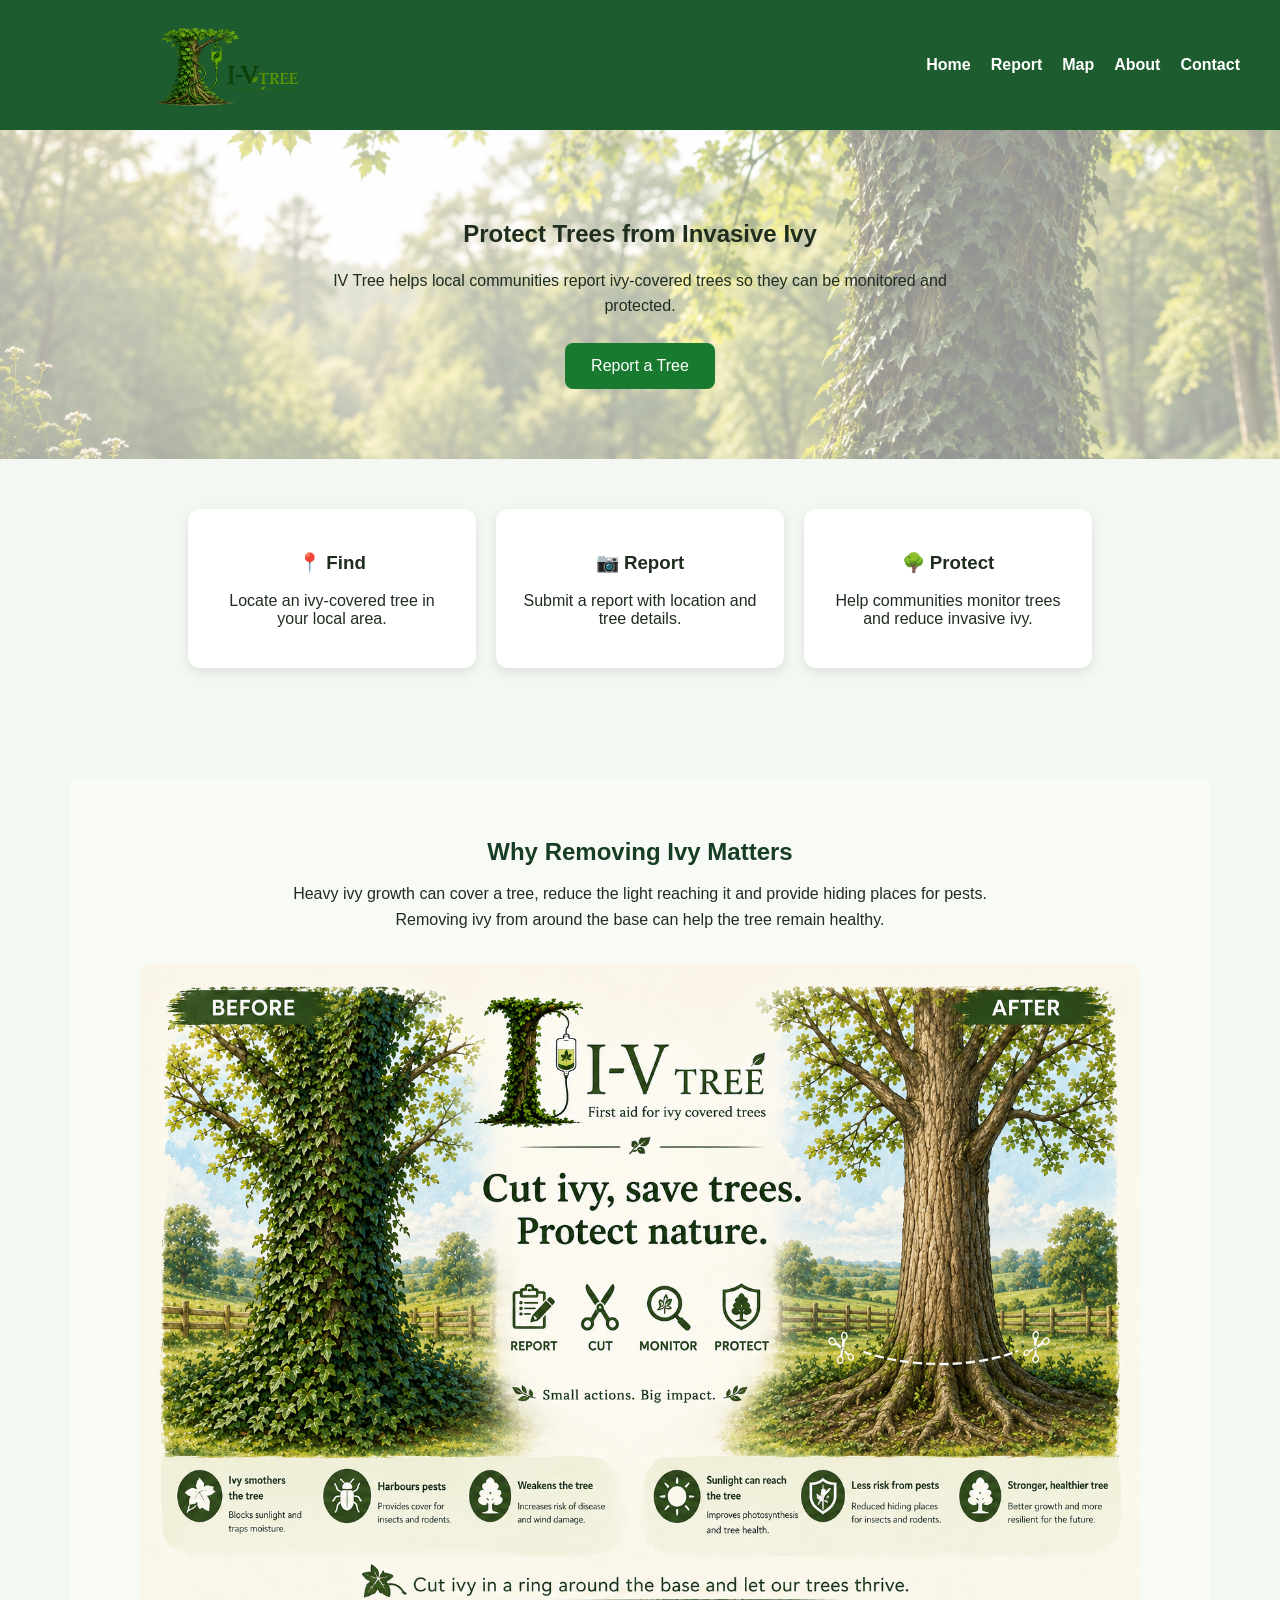
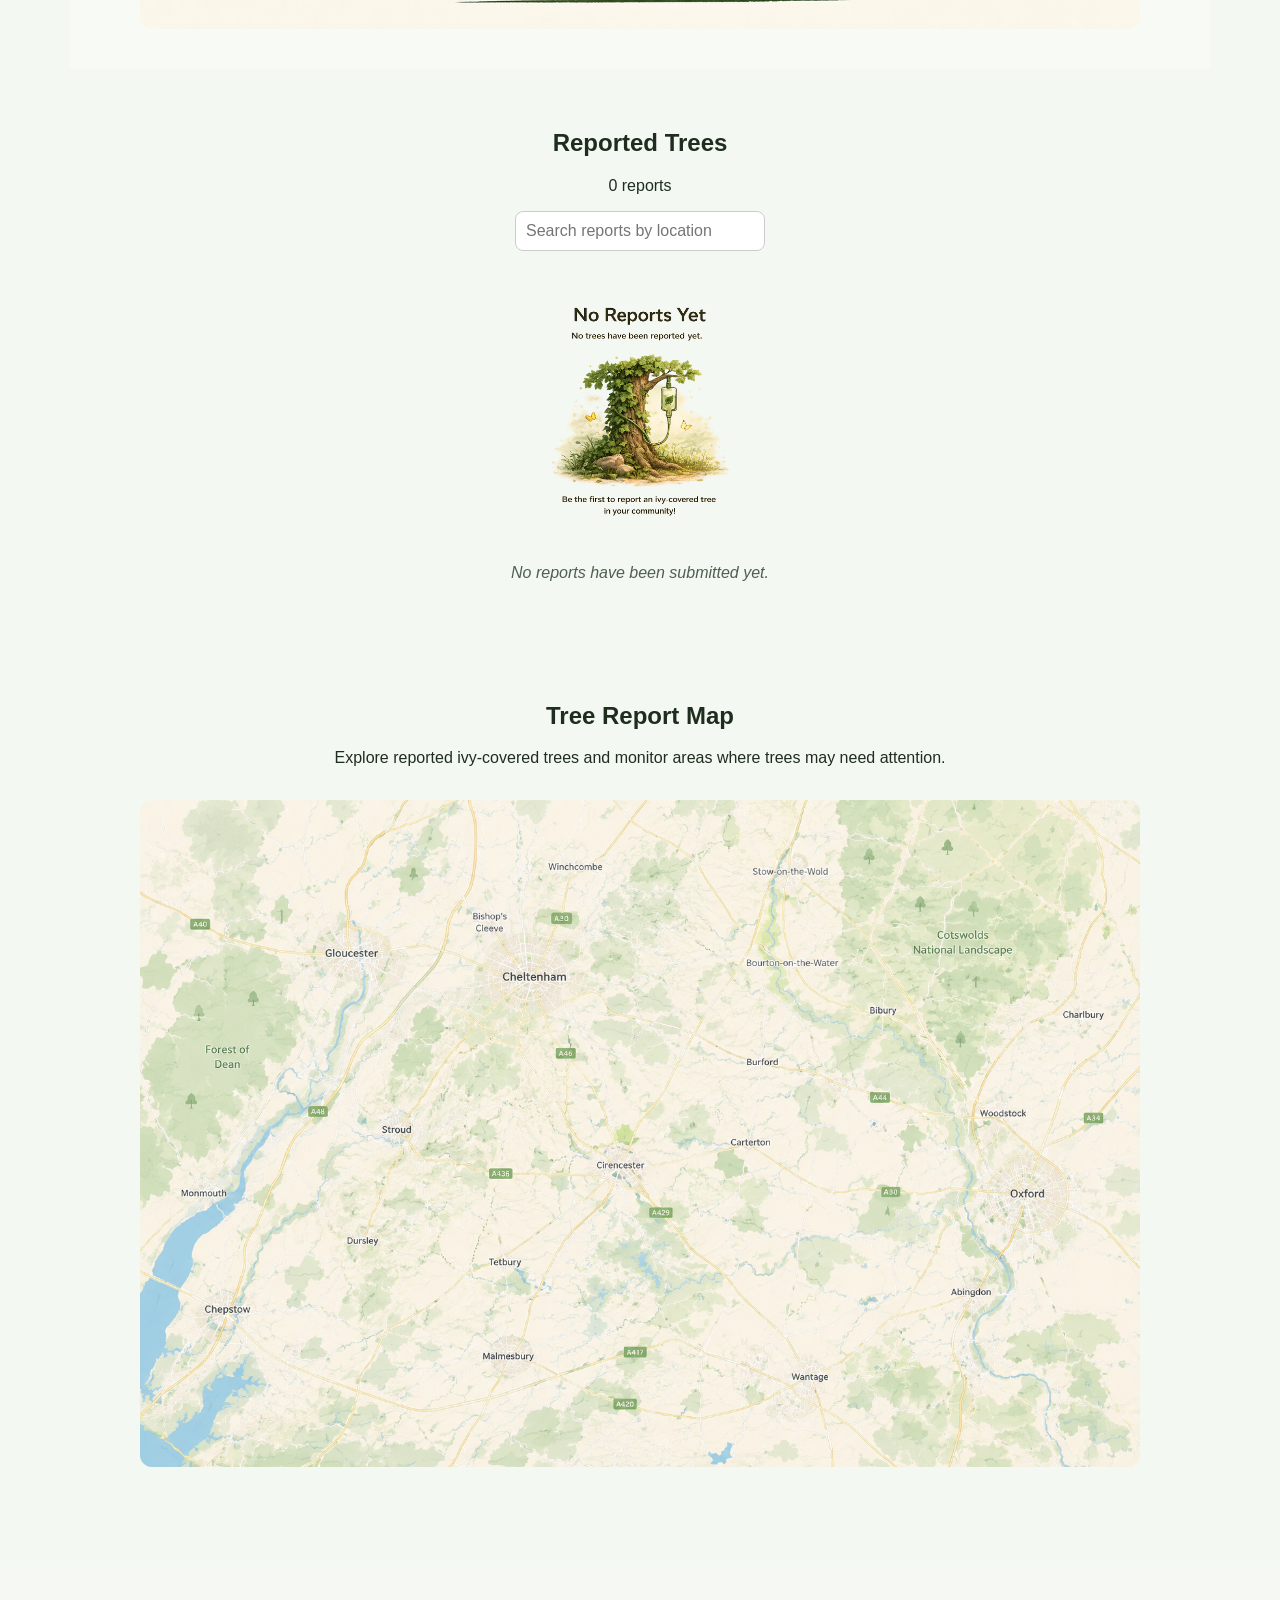
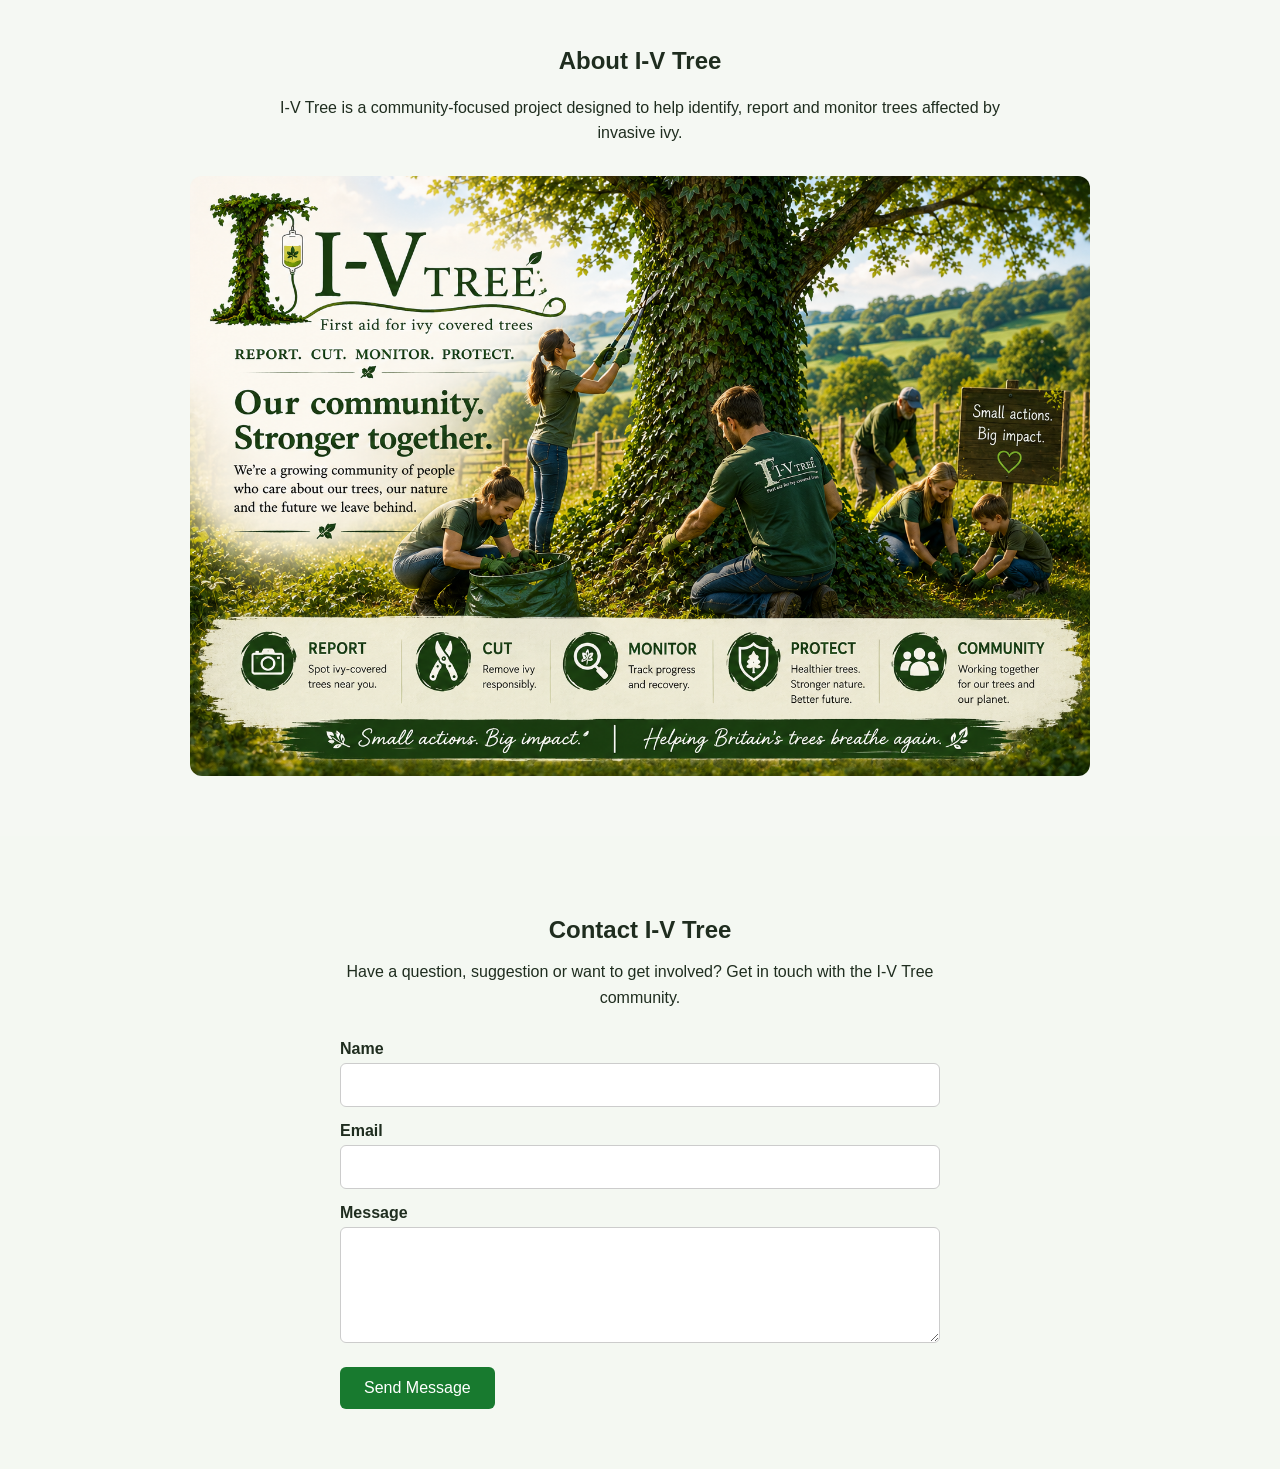
<file: index.html>
<!DOCTYPE html>
<html lang="en">

<head>
    <meta charset="UTF-8">
    <meta name="viewport" content="width=device-width, initial-scale=1.0">
    <title>IV Tree</title>
    <link rel="stylesheet" href="style.css">
</head>

<body>

    <!-- Header and site navigation -->
    <header>
        <nav>
            <img
                src="assets/logos/logo.png"
                alt="I-V Tree logo"
                class="site-logo"
            >

            <ul>
                <li><a href="#home">Home</a></li>
                <li><a href="#reports">Report</a></li>
                <li><a href="#map">Map</a></li>
                <li><a href="#about">About</a></li>
                <li><a href="#contact">Contact</a></li>
            </ul>
        </nav>
    </header>

    <main>

        <!-- Hero and report form -->
        <section id="home" class="hero">
            <h1>Protect Trees from Invasive Ivy</h1>

            <p>
                IV Tree helps local communities report ivy-covered trees so they can
                be monitored and protected.
            </p>

            <button id="reportButton">
                Report a Tree
            </button>

            <form id="reportForm" class="hidden">
                <h2>Report an Ivy-Covered Tree</h2>

                <label for="location">Location</label>
                <input
                    type="text"
                    id="location"
                    name="location"
                    placeholder="Enter location"
                    required
                >

                <label for="description">Description</label>
                <textarea
                    id="description"
                    name="description"
                    placeholder="Describe the tree"
                ></textarea>

                <button type="submit">
                    Submit Report
                </button>
            </form>
        </section>

        <!-- Feature overview -->
        <section class="features">
            <div class="feature-card">
                <h3>📍 Find</h3>
                <p>Locate an ivy-covered tree in your local area.</p>
            </div>

            <div class="feature-card">
                <h3>📷 Report</h3>
                <p>Submit a report with location and tree details.</p>
            </div>

            <div class="feature-card">
                <h3>🌳 Protect</h3>
                <p>Help communities monitor trees and reduce invasive ivy.</p>
            </div>
        </section>

        <!-- Before and after conservation information -->
        <section class="before-after-section">
            <h2>Why Removing Ivy Matters</h2>

            <p>
                Heavy ivy growth can cover a tree, reduce the light reaching it
                and provide hiding places for pests. Removing ivy from around
                the base can help the tree remain healthy.
            </p>

            <img
                src="assets/backgrounds/before-after.png"
                alt="Illustration comparing an ivy-covered tree before and after ivy removal"
                class="before-after-image"
            >
        </section>

        <!-- Tree reports and search -->
        <section id="reports" class="reports-section">
            <h2>Reported Trees</h2>

            <p id="reportCount">0 reports</p>

            <input
                type="search"
                id="searchInput"
                placeholder="Search reports by location"
                aria-label="Search reports by location"
            >

            <button id="clearReportsButton">
                Clear All Reports
            </button>

            <div id="emptyMessage" class="empty-state">
                <img
                    src="assets/icons/empty-state-illustration.png"
                    alt="No tree reports yet"
                    class="empty-state-image"
                >

                <p>No reports have been submitted yet.</p>
            </div>

            <div id="reportsList"></div>
        </section>

        <!-- Prototype report map -->
        <section id="map" class="map-section">
            <h2>Tree Report Map</h2>

            <p>
                Explore reported ivy-covered trees and monitor areas where trees
                may need attention.
            </p>

            <div class="map-container" id="mapContainer">
                <img
                    src="assets/backgrounds/map-background.png"
                    alt="Map showing reported tree locations"
                    class="map-background"
                >
            </div>
        </section>

        <!-- About section -->
        <section id="about" class="about-section">
            <h2>About I-V Tree</h2>

            <p>
                I-V Tree is a community-focused project designed to help identify,
                report and monitor trees affected by invasive ivy.
            </p>

            <img
                src="assets/backgrounds/about-community.png"
                alt="Community working together to protect local trees"
                class="about-image"
            >
        </section>

        <!-- Contact section -->
        <section id="contact" class="contact-section">
            <h2>Contact I-V Tree</h2>

            <p>
                Have a question, suggestion or want to get involved?
                Get in touch with the I-V Tree community.
            </p>

            <form class="contact-form">
                <label for="contactName">Name</label>
                <input type="text" id="contactName" required>

                <label for="contactEmail">Email</label>
                <input type="email" id="contactEmail" required>

                <label for="contactMessage">Message</label>
                <textarea
                    id="contactMessage"
                    rows="5"
                    required
                ></textarea>

                <button type="submit">
                    Send Message
                </button>
            </form>
        </section>

    </main>

    <!-- Main JavaScript -->
    <script src="script.js"></script>

</body>

</html>
</file>
<file: style.css>
/* Base styles */
body {
    margin: 0;
    font-family: Arial, sans-serif;
    background-color: #f4f8f3;
    color: #1f2d1f;
    text-align: center;
}


/* Header and navigation */
header {
    background-color: #1d5c2e;
    color: white;
    padding: 0;
}

nav {
    display: flex;
    align-items: center;
    justify-content: space-between;
    gap: 30px;
    padding: 0 40px;
    min-height: 50px;
}

nav ul {
    display: flex;
    list-style: none;
    gap: 20px;
    margin: 0;
    padding: 0;
}

nav a {
    color: white;
    text-decoration: none;
    font-weight: bold;
}

nav a:hover {
    text-decoration: underline;
}

.site-logo {
    width: 380px;
    height: 130px;
    object-fit: contain;
    display: block;
    margin: 0;
}


/* Hero section */
.hero {
    padding: 70px 20px;
    background-color: #dfeedd;
    background-image:
        linear-gradient(
            rgba(255, 255, 255, 0.58),
            rgba(255, 255, 255, 0.58)
        ),
        url("assets/backgrounds/hero-background.png");
    background-size: cover;
    background-position: center;
    background-repeat: no-repeat;
}

.hero h2 {
    font-size: 2.2rem;
    margin-bottom: 16px;
}

.hero p {
    max-width: 650px;
    margin: 0 auto 24px;
    line-height: 1.6;
}


/* Shared button styles */
button {
    padding: 14px 26px;
    background-color: #187a2f;
    color: white;
    border: none;
    border-radius: 8px;
    font-size: 1rem;
    cursor: pointer;
}


/* Feature cards */
.features {
    display: flex;
    justify-content: center;
    gap: 20px;
    padding: 50px 20px;
}

.feature-card {
    width: 240px;
    padding: 24px;
    background-color: white;
    border-radius: 12px;
    box-shadow: 0 4px 12px rgba(0, 0, 0, 0.1);
}


/* Utility classes */
.hidden {
    display: none !important;
}


/* Report form */
#reportForm {
    max-width: 700px;
    margin: 40px auto;
    display: flex;
    flex-direction: column;
    gap: 15px;
    background: white;
    padding: 30px;
    border-radius: 12px;
    box-shadow: 0 5px 15px rgba(0, 0, 0, 0.1);
}

#reportForm label {
    font-weight: bold;
    text-align: left;
}

#reportForm input,
#reportForm textarea {
    width: 100%;
    padding: 12px;
    border: 1px solid #ccc;
    border-radius: 8px;
    font-size: 1rem;
}

#reportForm textarea {
    min-height: 120px;
    resize: vertical;
}

#reportForm button {
    width: fit-content;
    align-self: center;
}


/* Search and report controls */
#searchInput {
    width: 250px;
    padding: 10px;
    margin: 15px auto;
    display: block;
    border: 1px solid #ccc;
    border-radius: 8px;
    font-size: 1rem;
}

#clearReportsButton {
    padding: 12px 24px;
    border: none;
    border-radius: 8px;
    background-color: #2e7d32;
    color: white;
    cursor: pointer;
    font-size: 1rem;
    margin: 10px auto 20px;
    display: block;
}

#clearReportsButton:hover {
    background-color: #256428;
}


/* Report cards */
.report-card {
    background: white;
    max-width: 600px;
    margin: 20px auto;
    padding: 20px;
    border-radius: 12px;
    box-shadow: 0 4px 10px rgba(0, 0, 0, 0.1);
}

.reportDate {
    color: #666;
    font-size: 0.9rem;
    font-style: italic;
    margin: 12px 0;
}

.deleteButton {
    margin-top: 15px;
    background: #c62828;
    color: white;
    border: none;
    padding: 10px 18px;
    border-radius: 8px;
    cursor: pointer;
    font-weight: bold;
}

.deleteButton:hover {
    background: #a51f1f;
}


/* Before and after section */
.before-after-section {
    max-width: 1100px;
    margin: 60px auto;
    padding: 40px 20px;
    text-align: center;
    background-color: #f7faf5;
}

.before-after-section h2 {
    margin-bottom: 15px;
    color: #173d24;
}

.before-after-section p {
    max-width: 700px;
    margin: 0 auto 30px;
    line-height: 1.6;
}

.before-after-image {
    width: 100%;
    max-width: 1000px;
    height: auto;
    display: block;
    margin: 0 auto;
    border-radius: 12px;
}


/* Empty report state */
.empty-state {
    text-align: center;
    margin: 30px auto;
}

.empty-state-image {
    width: 400px;
    max-width: 80%;
    height: auto;
    display: block;
    margin: 0 auto 15px;
}

.empty-state p {
    color: #4f5f50;
    font-style: italic;
}


/* Prototype map section */
.map-section {
    max-width: 1100px;
    margin: 60px auto;
    padding: 40px 20px;
    text-align: center;
}

.map-section h2 {
    margin-bottom: 15px;
}

.map-section p {
    max-width: 700px;
    margin: 0 auto 30px;
    line-height: 1.6;
}

.map-container {
    position: relative;
    max-width: 1000px;
    margin: 0 auto;
}

.map-background {
    width: 100%;
    height: auto;
    display: block;
    border-radius: 12px;
}

.map-pin {
    position: absolute;
    width: 60px;
    top: 45%;
    left: 50%;
    transform: translate(-50%, -50%);
    background: transparent !important;
    padding: 0 !important;
    border: none !important;
    box-shadow: none !important;
}


/* About section */
.about-section {
    padding: 60px 20px;
    text-align: center;
    background-color: #f5f8f3;
}

.about-section h2 {
    margin-bottom: 20px;
}

.about-section p {
    max-width: 750px;
    margin: 0 auto 30px;
    line-height: 1.6;
}

.about-image {
    width: 100%;
    max-width: 900px;
    height: auto;
    display: block;
    margin: 0 auto;
    border-radius: 12px;
}


/* Contact section */
.contact-section {
    padding: 60px 20px;
    text-align: center;
    background-color: #f4f8f2;
}

.contact-section h2 {
    margin-bottom: 15px;
}

.contact-section p {
    max-width: 650px;
    margin: 0 auto 30px;
    line-height: 1.6;
}

.contact-form {
    max-width: 600px;
    margin: 0 auto;
    text-align: left;
}

.contact-form label {
    display: block;
    margin-top: 15px;
    margin-bottom: 5px;
    font-weight: bold;
}

.contact-form input,
.contact-form textarea {
    width: 100%;
    padding: 12px;
    border: 1px solid #ccc;
    border-radius: 6px;
    font: inherit;
    box-sizing: border-box;
}

.contact-form textarea {
    resize: vertical;
}

.contact-form button {
    margin-top: 20px;
    padding: 12px 24px;
    border: none;
    border-radius: 6px;
    cursor: pointer;
}


/* Mobile responsive styles */
@media (max-width: 600px) {
    nav {
        flex-direction: column;
        padding: 15px 20px;
        gap: 15px;
    }

    .site-logo {
        width: 220px;
        max-width: 80%;
        margin: 0 auto;
    }

    nav ul {
        flex-wrap: wrap;
        justify-content: center;
        gap: 12px;
    }

    .features {
        flex-direction: column;
        align-items: center;
    }

    .feature-card {
        width: 85%;
        max-width: 320px;
    }

    .hero h2 {
        font-size: 1.8rem;
    }

    .hero {
        padding: 50px 20px;
    }
}
</file>
